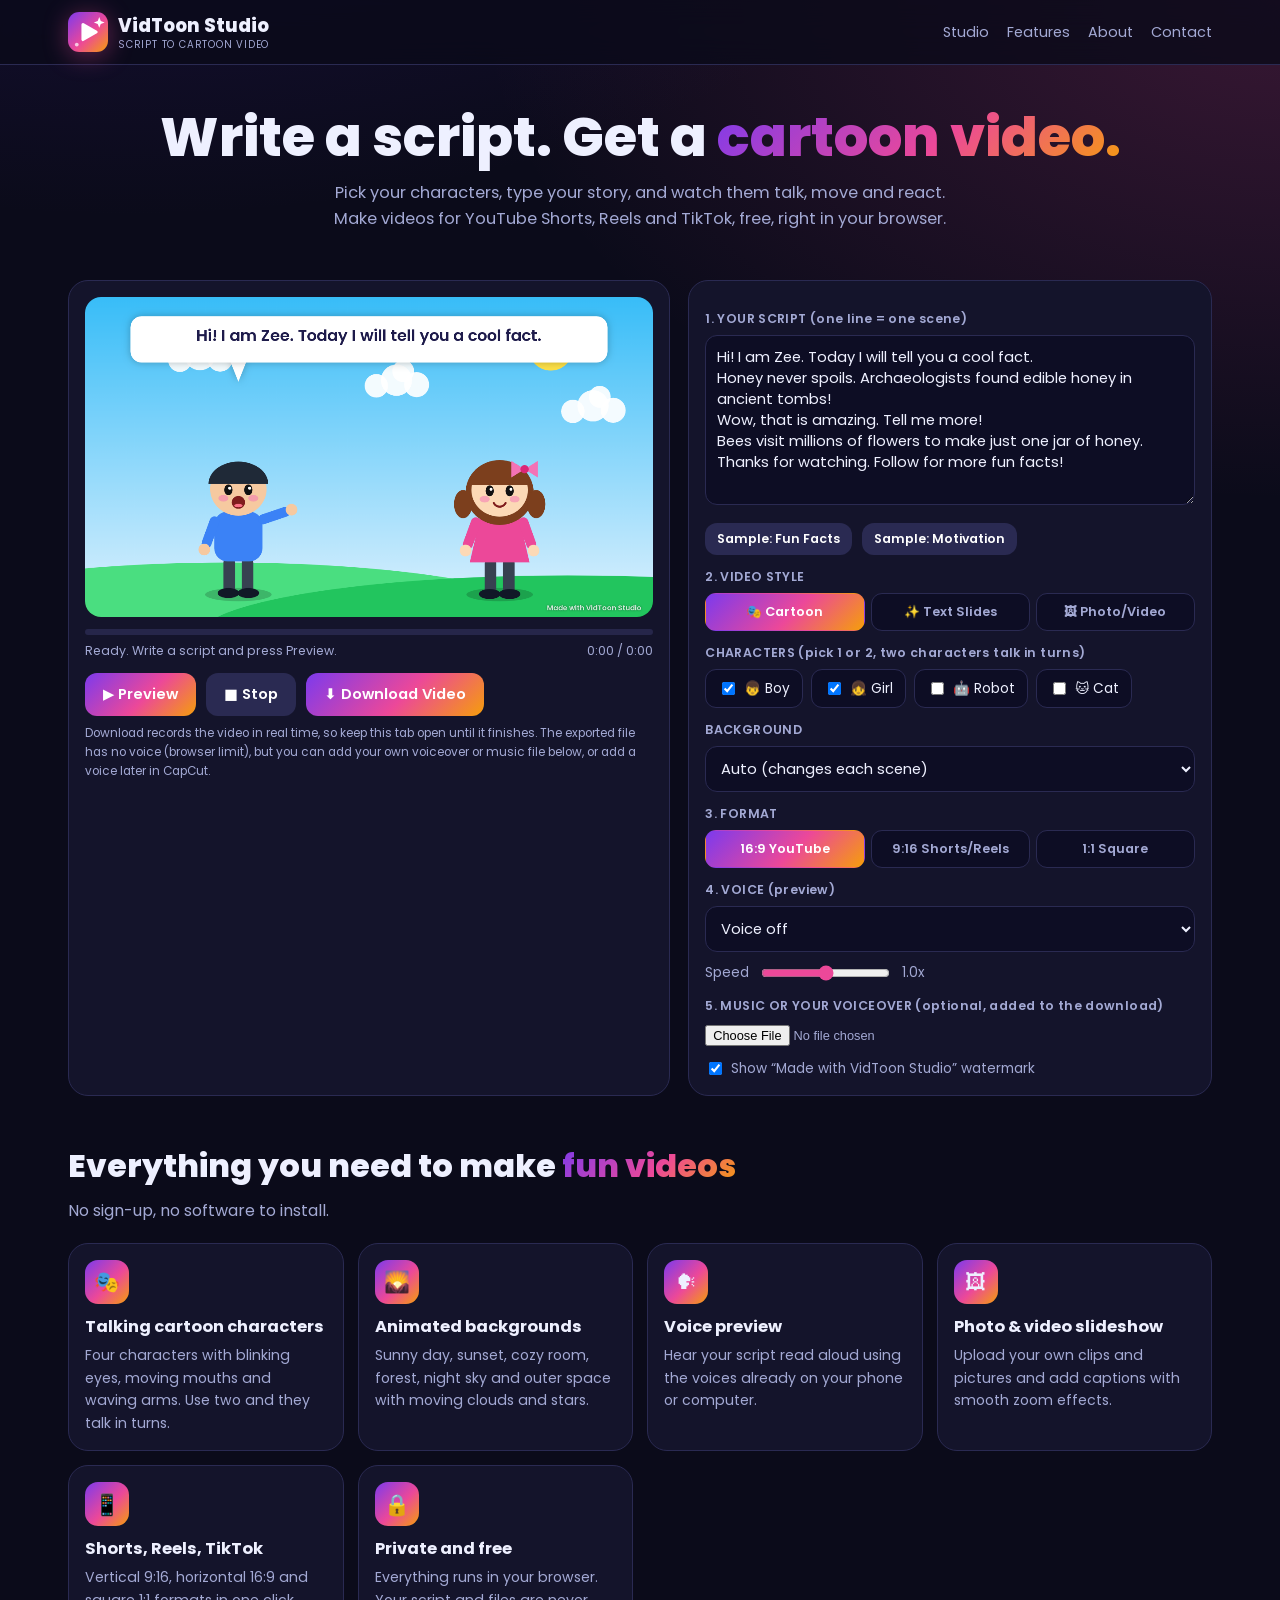
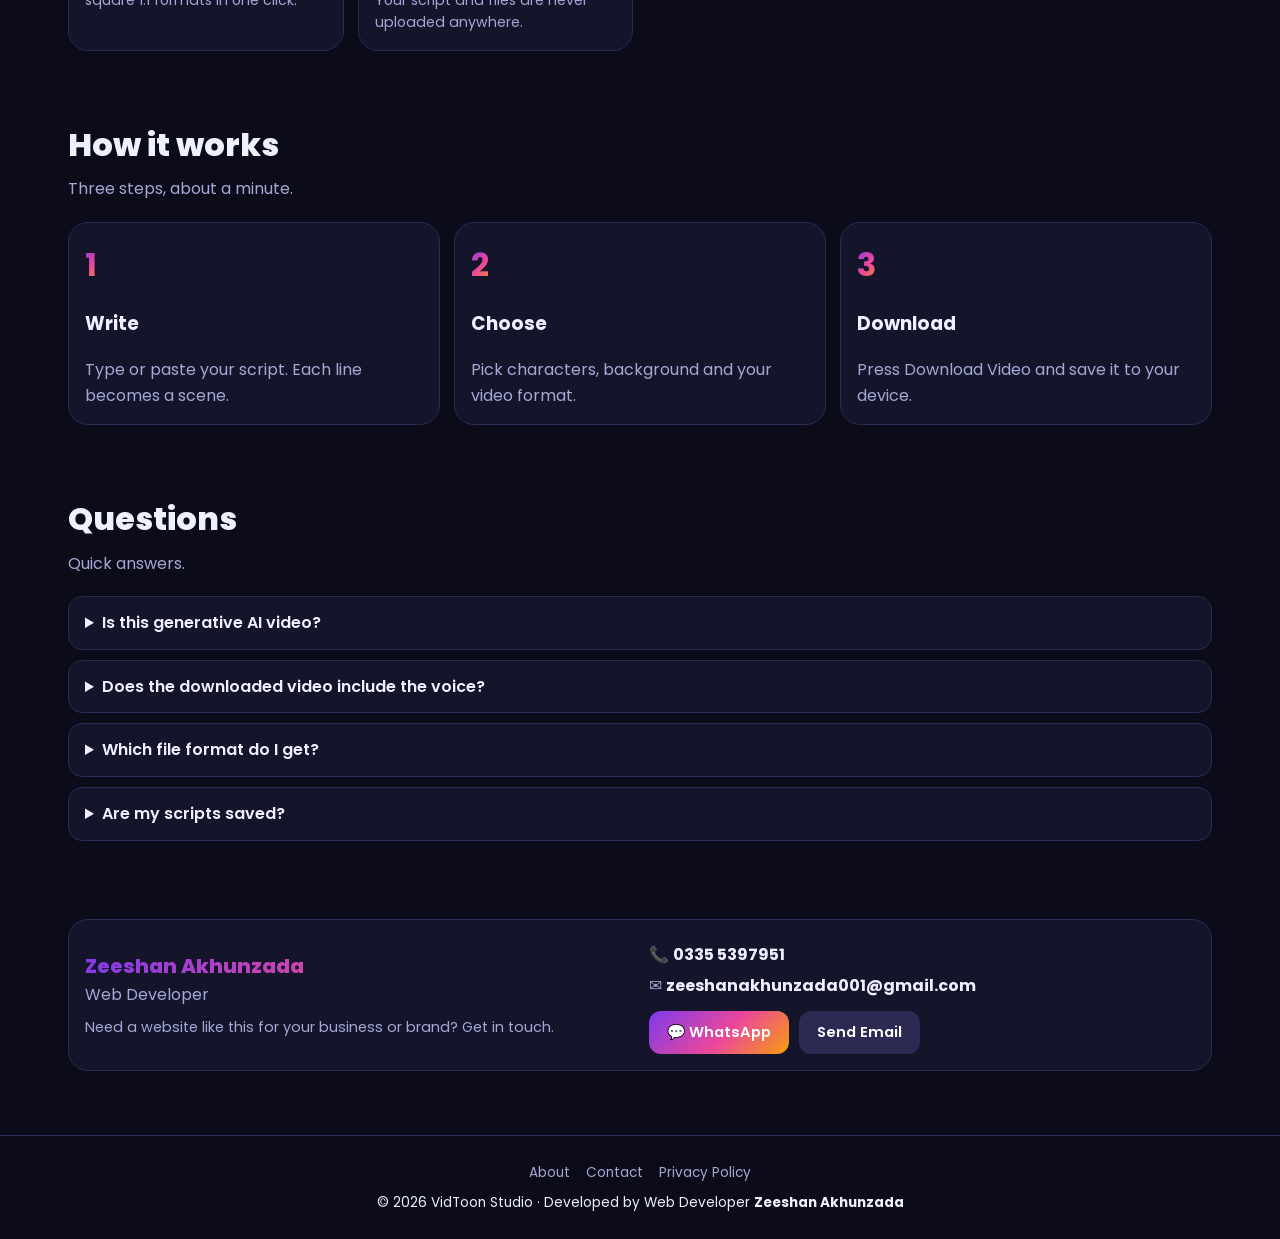
<file: index.html>
<!doctype html>
<html lang="en">
<head>
<meta charset="utf-8">
<meta name="viewport" content="width=device-width,initial-scale=1">
<title>VidToon Studio – Script to Cartoon Video Maker (Free)</title>
<meta name="description" content="Write a script and VidToon Studio turns it into an animated cartoon video with talking characters, backgrounds and captions. Free, runs in your browser.">
<meta name="author" content="Zeeshan Akhunzada">
<link rel="icon" href="data:image/svg+xml,%3Csvg xmlns='http://www.w3.org/2000/svg' viewBox='0 0 64 64'%3E%3Crect width='64' height='64' rx='18' fill='%23ec4899'/%3E%3Cpath d='M25 18l23 14-23 14z' fill='white'/%3E%3C/svg%3E">
<link rel="preconnect" href="https://fonts.googleapis.com">
<link href="https://fonts.googleapis.com/css2?family=Poppins:wght@400;600;700;800&display=swap" rel="stylesheet">
<!-- GOOGLE ADSENSE: paste your AdSense script here after approval -->
<style>
:root{--bg:#0b0b1a;--card:#14142b;--line:#2a2a52;--txt:#eef0ff;--mut:#a3a9d4;--g:linear-gradient(135deg,#7c3aed,#ec4899 55%,#f59e0b)}
*{box-sizing:border-box}
[hidden]{display:none!important}
html{scroll-behavior:smooth}
body{margin:0;font-family:Poppins,"Segoe UI",system-ui,sans-serif;background:radial-gradient(900px 500px at 10% -10%,#3b1d8f55,transparent),radial-gradient(800px 500px at 100% 0,#ec489933,transparent),var(--bg);color:var(--txt);line-height:1.6}
a{color:inherit}
.wrap{max-width:1180px;margin:auto;padding:0 18px}
header{position:sticky;top:0;z-index:20;backdrop-filter:blur(14px);background:#0b0b1acc;border-bottom:1px solid var(--line)}
.nav{display:flex;align-items:center;justify-content:space-between;height:64px}
.brand{display:flex;align-items:center;gap:10px;text-decoration:none;font-weight:800;font-size:1.15rem}
.brand svg{width:40px;height:40px;filter:drop-shadow(0 4px 12px #ec489966)}
.brand small{display:block;font-weight:400;font-size:.62rem;color:var(--mut);letter-spacing:.08em;margin-top:-4px}
nav a{margin-left:18px;text-decoration:none;color:var(--mut);font-size:.9rem}
nav a:hover{color:#fff}
.hero{text-align:center;padding:42px 0 22px}
.hero h1{font-size:clamp(1.9rem,5.5vw,3.4rem);line-height:1.12;margin:0 0 12px;font-weight:800}
.grad{background:var(--g);-webkit-background-clip:text;background-clip:text;color:transparent}
.hero p{color:var(--mut);max-width:620px;margin:0 auto;font-size:1.02rem}
.studio{display:grid;gap:18px;grid-template-columns:1fr;margin:26px 0 10px}
@media(min-width:960px){.studio{grid-template-columns:1.15fr 1fr}}
.card{background:var(--card);border:1px solid var(--line);border-radius:20px;padding:16px}
.stage{width:100%;margin:0 auto;aspect-ratio:16/9;border-radius:16px;overflow:hidden;background:#000}
.stage canvas{width:100%;height:100%;display:block}
.progress{height:6px;border-radius:9px;background:#26264a;margin:12px 0 6px;overflow:hidden}
.progress i{display:block;height:100%;width:0;background:var(--g)}
.meta{display:flex;justify-content:space-between;font-size:.78rem;color:var(--mut);gap:8px}
.btns{display:flex;flex-wrap:wrap;gap:10px;margin-top:12px}
.btn{border:0;cursor:pointer;font:600 .92rem Poppins,system-ui,sans-serif;color:#fff;padding:11px 18px;border-radius:12px;background:#2a2a52;text-decoration:none;display:inline-block}
.btn.p{background:var(--g)}
.btn:active{transform:scale(.97)}
label.l{display:block;font-size:.78rem;color:var(--mut);margin:12px 0 6px;font-weight:600;letter-spacing:.03em}
textarea,select{width:100%;background:#0d0d24;color:var(--txt);border:1px solid var(--line);border-radius:12px;padding:11px;font:.92rem Poppins,system-ui,sans-serif}
textarea{min-height:170px;resize:vertical}
.seg{display:flex;gap:6px;flex-wrap:wrap}
.seg button{flex:1;min-width:84px;background:#0d0d24;border:1px solid var(--line);color:var(--mut);padding:9px 8px;border-radius:11px;cursor:pointer;font:600 .8rem Poppins,system-ui,sans-serif}
.seg button.on{background:var(--g);color:#fff;border-color:transparent}
.chips{display:flex;flex-wrap:wrap;gap:8px}
.chips label{display:flex;align-items:center;gap:6px;background:#0d0d24;border:1px solid var(--line);border-radius:11px;padding:8px 12px;font-size:.85rem;cursor:pointer}
.row{display:flex;gap:10px;align-items:center;flex-wrap:wrap;margin-top:10px;font-size:.85rem;color:var(--mut)}
.row label{display:flex;gap:6px;align-items:center;cursor:pointer}
input[type=range]{accent-color:#ec4899}
input[type=file]{font-size:.8rem;color:var(--mut);width:100%}
.note{font-size:.74rem;color:var(--mut);margin:8px 0 0}
section{padding:34px 0}
h2{font-size:clamp(1.4rem,3.5vw,2rem);margin:0 0 6px;font-weight:800}
.sub{color:var(--mut);margin:0 0 20px}
.grid3{display:grid;gap:14px;grid-template-columns:repeat(auto-fit,minmax(250px,1fr))}
.feat .ic{width:44px;height:44px;border-radius:13px;background:var(--g);display:grid;place-items:center;font-size:1.3rem;margin-bottom:10px}
.feat h3{margin:0 0 4px;font-size:1.02rem}
.feat p{margin:0;color:var(--mut);font-size:.88rem}
.step b{font-size:2rem;background:var(--g);-webkit-background-clip:text;background-clip:text;color:transparent}
details{background:var(--card);border:1px solid var(--line);border-radius:14px;padding:13px 16px;margin-bottom:10px}
summary{cursor:pointer;font-weight:600}
details p{color:var(--mut);margin:8px 0 0;font-size:.9rem}
.contact{display:grid;gap:18px;grid-template-columns:repeat(auto-fit,minmax(260px,1fr));align-items:center}
.who{font-size:1.25rem;font-weight:800}
.ci{display:block;margin:6px 0;color:var(--mut);text-decoration:none}
.ci b{color:var(--txt)}
footer{border-top:1px solid var(--line);margin-top:30px;padding:26px 0;color:var(--mut);font-size:.85rem;text-align:center}
footer a{margin:0 8px;text-decoration:none}
footer .dev{color:var(--txt);margin-top:8px}
</style>
</head>
<body>

<svg width="0" height="0" style="position:absolute" aria-hidden="true">
  <defs>
    <linearGradient id="lg" x1="0" y1="0" x2="1" y2="1">
      <stop offset="0" stop-color="#7c3aed"/><stop offset=".55" stop-color="#ec4899"/><stop offset="1" stop-color="#f59e0b"/>
    </linearGradient>
  </defs>
  <symbol id="logo" viewBox="0 0 64 64">
    <rect width="64" height="64" rx="18" fill="url(#lg)"/>
    <path d="M24 20 L45 32 L24 44 Z" fill="#fff" stroke="#fff" stroke-width="5" stroke-linejoin="round"/>
    <path d="M50 8l2.4 6.2 6.2 2.4-6.2 2.4L50 25.2l-2.4-6.2-6.2-2.4 6.2-2.4z" fill="#fff"/>
    <circle cx="14" cy="52" r="3" fill="#fff" opacity=".7"/>
  </symbol>
</svg>

<header>
  <div class="wrap nav">
    <a class="brand" href="index.html" aria-label="VidToon Studio home">
      <svg><use href="#logo"/></svg>
      <span>VidToon Studio<small>SCRIPT TO CARTOON VIDEO</small></span>
    </a>
    <nav>
      <a href="#studio">Studio</a><a href="#features">Features</a><a href="about.html">About</a><a href="#contact">Contact</a>
    </nav>
  </div>
</header>

<main class="wrap">
  <div class="hero">
    <h1>Write a script. Get a <span class="grad">cartoon video.</span></h1>
    <p>Pick your characters, type your story, and watch them talk, move and react. Make videos for YouTube Shorts, Reels and TikTok, free, right in your browser.</p>
  </div>

  <div class="studio" id="studio">
    <div class="card">
      <div class="stage" id="stage"><canvas id="cv" width="1280" height="720"></canvas></div>
      <div class="progress"><i id="bar"></i></div>
      <div class="meta"><span id="status">Ready. Write a script and press Preview.</span><span id="time">0:00 / 0:00</span></div>
      <div class="btns">
        <button class="btn p" id="bPlay">▶ Preview</button>
        <button class="btn" id="bStop">■ Stop</button>
        <button class="btn p" id="bExp">⬇ Download Video</button>
      </div>
      <p class="note">Download records the video in real time, so keep this tab open until it finishes. The exported file has no voice (browser limit), but you can add your own voiceover or music file below, or add a voice later in CapCut.</p>
      <!-- AD SLOT: place an AdSense ad unit here -->
    </div>

    <div class="card">
      <label class="l">1. YOUR SCRIPT (one line = one scene)</label>
      <textarea id="script" spellcheck="false">Hi! I am Zee. Today I will tell you a cool fact.
Honey never spoils. Archaeologists found edible honey in ancient tombs!
Wow, that is amazing. Tell me more!
Bees visit millions of flowers to make just one jar of honey.
Thanks for watching. Follow for more fun facts!</textarea>
      <div class="row">
        <button class="btn" id="s1" style="padding:7px 12px;font-size:.78rem">Sample: Fun Facts</button>
        <button class="btn" id="s2" style="padding:7px 12px;font-size:.78rem">Sample: Motivation</button>
      </div>

      <label class="l">2. VIDEO STYLE</label>
      <div class="seg">
        <button class="on" data-mode="cartoon">🎭 Cartoon</button>
        <button data-mode="slides">✨ Text Slides</button>
        <button data-mode="media">🖼 Photo/Video</button>
      </div>

      <div id="cartoonOpts">
        <label class="l">CHARACTERS (pick 1 or 2, two characters talk in turns)</label>
        <div class="chips" id="chars">
          <label><input type="checkbox" value="boy" checked> 👦 Boy</label>
          <label><input type="checkbox" value="girl" checked> 👧 Girl</label>
          <label><input type="checkbox" value="robot"> 🤖 Robot</label>
          <label><input type="checkbox" value="cat"> 🐱 Cat</label>
        </div>
        <label class="l">BACKGROUND</label>
        <select id="bg">
          <option value="auto">Auto (changes each scene)</option>
          <option value="day">Sunny Day</option><option value="sunset">Sunset</option>
          <option value="room">Cozy Room</option><option value="forest">Forest</option>
          <option value="night">Night Sky</option><option value="space">Outer Space</option>
        </select>
      </div>

      <div id="mediaOpts" hidden>
        <label class="l">UPLOAD PHOTOS / VIDEO CLIPS (used in order, one per scene)</label>
        <input type="file" id="media" accept="image/*,video/*" multiple>
        <p class="note" id="mediaInfo">No files yet.</p>
        <div class="row"><label><input type="checkbox" id="caps" checked> Show captions</label></div>
      </div>

      <label class="l">3. FORMAT</label>
      <div class="seg">
        <button class="on" data-fmt="16:9">16:9 YouTube</button>
        <button data-fmt="9:16">9:16 Shorts/Reels</button>
        <button data-fmt="1:1">1:1 Square</button>
      </div>

      <label class="l">4. VOICE (preview)</label>
      <select id="voice"><option value="off">Voice off</option></select>
      <div class="row"><span>Speed</span><input type="range" id="speed" min="0.6" max="1.4" step="0.05" value="1"><span id="speedV">1.0x</span></div>

      <label class="l">5. MUSIC OR YOUR VOICEOVER (optional, added to the download)</label>
      <input type="file" id="music" accept="audio/*">
      <div class="row"><label><input type="checkbox" id="wm" checked> Show “Made with VidToon Studio” watermark</label></div>
    </div>
  </div>
</main>

<section id="features"><div class="wrap">
  <h2>Everything you need to make <span class="grad">fun videos</span></h2>
  <p class="sub">No sign-up, no software to install.</p>
  <div class="grid3">
    <div class="card feat"><div class="ic">🎭</div><h3>Talking cartoon characters</h3><p>Four characters with blinking eyes, moving mouths and waving arms. Use two and they talk in turns.</p></div>
    <div class="card feat"><div class="ic">🌄</div><h3>Animated backgrounds</h3><p>Sunny day, sunset, cozy room, forest, night sky and outer space with moving clouds and stars.</p></div>
    <div class="card feat"><div class="ic">🗣</div><h3>Voice preview</h3><p>Hear your script read aloud using the voices already on your phone or computer.</p></div>
    <div class="card feat"><div class="ic">🖼</div><h3>Photo &amp; video slideshow</h3><p>Upload your own clips and pictures and add captions with smooth zoom effects.</p></div>
    <div class="card feat"><div class="ic">📱</div><h3>Shorts, Reels, TikTok</h3><p>Vertical 9:16, horizontal 16:9 and square 1:1 formats in one click.</p></div>
    <div class="card feat"><div class="ic">🔒</div><h3>Private and free</h3><p>Everything runs in your browser. Your script and files are never uploaded anywhere.</p></div>
  </div>
</div></section>

<section><div class="wrap">
  <h2>How it works</h2><p class="sub">Three steps, about a minute.</p>
  <div class="grid3">
    <div class="card step"><b>1</b><h3>Write</h3><p class="sub" style="margin:0">Type or paste your script. Each line becomes a scene.</p></div>
    <div class="card step"><b>2</b><h3>Choose</h3><p class="sub" style="margin:0">Pick characters, background and your video format.</p></div>
    <div class="card step"><b>3</b><h3>Download</h3><p class="sub" style="margin:0">Press Download Video and save it to your device.</p></div>
  </div>
</div></section>

<section><div class="wrap">
  <h2>Questions</h2><p class="sub">Quick answers.</p>
  <details><summary>Is this generative AI video?</summary><p>No. VidToon Studio animates ready-made cartoon characters from your script. It is not a generative model like Veo or Runway, so it is fast and completely free.</p></details>
  <details><summary>Does the downloaded video include the voice?</summary><p>Browsers cannot record their built-in text-to-speech, so the download has no synthetic voice. You can upload your own voiceover or music in step 5, or add a voice afterwards in a free editor like CapCut.</p></details>
  <details><summary>Which file format do I get?</summary><p>WebM on Chrome and Android, MP4 on browsers that support it. Both work on YouTube, and CapCut can convert them.</p></details>
  <details><summary>Are my scripts saved?</summary><p>No. Everything happens inside your browser and nothing is sent to a server.</p></details>
</div></section>

<section id="contact"><div class="wrap">
  <div class="card contact">
    <div>
      <div class="who grad">Zeeshan Akhunzada</div>
      <div style="color:var(--mut);margin-bottom:8px">Web Developer</div>
      <p style="color:var(--mut);margin:0;font-size:.9rem">Need a website like this for your business or brand? Get in touch.</p>
    </div>
    <div>
      <a class="ci" href="tel:+923355397951">📞 <b>0335 5397951</b></a>
      <a class="ci" href="mailto:zeeshanakhunzada001@gmail.com">✉️ <b>zeeshanakhunzada001@gmail.com</b></a>
      <div class="btns">
        <a class="btn p" href="https://wa.me/923355397951?text=Hello%20Zeeshan%2C%20I%20saw%20VidToon%20Studio" target="_blank" rel="noopener">💬 WhatsApp</a>
        <a class="btn" href="mailto:zeeshanakhunzada001@gmail.com">Send Email</a>
      </div>
    </div>
  </div>
</div></section>

<footer>
  <div class="wrap">
    <div><a href="about.html">About</a><a href="contact.html">Contact</a><a href="privacy.html">Privacy Policy</a></div>
    <div class="dev">© 2026 VidToon Studio · Developed by Web Developer <b>Zeeshan Akhunzada</b></div>
  </div>
</footer>

<script>
const $=s=>document.querySelector(s),$$=s=>[...document.querySelectorAll(s)];
const canvas=$('#cv'),ctx=canvas.getContext('2d');
const synth=window.speechSynthesis||{getVoices:()=>[],cancel(){},speak(){}};
let W=1280,H=720,mode='cartoon';
let scenes=[],total=0,playing=false,recording=false,cancelled=false,t0=0,raf=0,curScene=-1;
let mr=null,chunks=[],trackAudio=null,recAC=null,media=[],audioURL=null,voices=[];
const FONT='"Poppins","Segoe UI",system-ui,sans-serif';
const BGS=['day','sunset','room','forest','night','space'];
const PAL=[['#7c3aed','#ec4899'],['#0ea5e9','#6366f1'],['#f97316','#ef4444'],['#10b981','#0ea5e9'],['#f59e0b','#ec4899'],['#8b5cf6','#06b6d4']];
const stars=Array.from({length:80},()=>({x:Math.random(),y:Math.random()*.85,r:Math.random()*2+.6,p:Math.random()*6}));

/* ---------- drawing helpers ---------- */
function pathRR(x,y,w,h,r){ctx.beginPath();ctx.moveTo(x+r,y);ctx.arcTo(x+w,y,x+w,y+h,r);ctx.arcTo(x+w,y+h,x,y+h,r);ctx.arcTo(x,y+h,x,y,r);ctx.arcTo(x,y,x+w,y,r);ctx.closePath();}
function rr(x,y,w,h,r,f){pathRR(x,y,w,h,r);ctx.fillStyle=f;ctx.fill();}
function ov(x,y,rx,ry,f){ctx.beginPath();ctx.ellipse(x,y,rx,ry,0,0,Math.PI*2);ctx.fillStyle=f;ctx.fill();}
function poly(p,f){ctx.beginPath();p.forEach((q,i)=>i?ctx.lineTo(q[0],q[1]):ctx.moveTo(q[0],q[1]));ctx.closePath();ctx.fillStyle=f;ctx.fill();}
function wrap(text,maxW){const words=text.split(/\s+/),lines=[];let line='';words.forEach(w=>{const test=line?line+' '+w:w;if(ctx.measureText(test).width>maxW&&line){lines.push(line);line=w}else line=test});if(line)lines.push(line);return lines}
function easeOutBack(x){const c1=1.70158,c3=c1+1;return 1+c3*Math.pow(x-1,3)+c1*Math.pow(x-1,2)}
function mmss(s){s=Math.max(0,Math.floor(s));return Math.floor(s/60)+':'+String(s%60).padStart(2,'0')}

/* ---------- backgrounds ---------- */
function grad(c1,c2){const g=ctx.createLinearGradient(0,0,0,H);g.addColorStop(0,c1);g.addColorStop(1,c2);ctx.fillStyle=g;ctx.fillRect(0,0,W,H)}
function cloud(x,y,s){ctx.fillStyle='rgba(255,255,255,.92)';[[0,0,1],[.9,.2,.8],[-.9,.25,.75],[.3,-.4,.7]].forEach(c=>{ctx.beginPath();ctx.arc(x+c[0]*s,y+c[1]*s,c[2]*s*.7,0,7);ctx.fill()})}
function hills(c1,c2){ov(W*.25,H*1.03,W*.6,H*.2,c1);ov(W*.85,H*1.06,W*.65,H*.19,c2)}
function drawBG(type,t){
  const m=Math.min(W,H);
  if(type==='day'){
    grad('#38bdf8','#e0f2fe');ov(W*.82,H*.16,m*.07,m*.07,'#fde047');
    for(let k=0;k<4;k++)cloud(((t*18*(k+1)*.6+k*W/3)%(W+400))-200,H*(.1+.08*k),m*.07);
    hills('#4ade80','#22c55e');
  }else if(type==='sunset'){
    grad('#6d28d9','#fb923c');ov(W*.5,H*.66,m*.17,m*.17,'#fde68a');
    for(let k=0;k<3;k++)cloud(((t*10*(k+1)+k*W/2)%(W+400))-200,H*(.12+.1*k),m*.06);
    hills('#7e22ce','#581c87');
  }else if(type==='room'){
    ctx.fillStyle='#fde7c7';ctx.fillRect(0,0,W,H);
    ctx.fillStyle='#a16207';ctx.fillRect(0,H*.8,W,H*.2);ctx.fillStyle='#78350f';ctx.fillRect(0,H*.79,W,H*.012);
    rr(W*.08,H*.1,m*.3,m*.28,12,'#fff');rr(W*.08+8,H*.1+8,m*.3-16,m*.28-16,8,'#7dd3fc');
    ctx.fillStyle='#fff';ctx.fillRect(W*.08+m*.15-4,H*.1+8,8,m*.28-16);ctx.fillRect(W*.08+8,H*.1+m*.14-4,m*.3-16,8);
    cloud(W*.08+m*.1+Math.sin(t*.4)*14,H*.1+m*.09,m*.04);
    rr(W*.64,H*.12,m*.22,m*.16,8,'#92400e');rr(W*.64+8,H*.12+8,m*.22-16,m*.16-16,4,'#fbcfe8');
    ov(W*.64+m*.11,H*.12+m*.09,m*.04,m*.04,'#f472b6');
    rr(W*.9,H*.66,m*.06,m*.08,6,'#b45309');ov(W*.93,H*.62,m*.05,m*.05,'#22c55e');ov(W*.91,H*.58,m*.035,m*.035,'#16a34a');
  }else if(type==='forest'){
    grad('#a7f3d0','#ecfccb');
    for(let k=0;k<7;k++){const x=(k+.5)*W/7,sw=Math.sin(t+k)*4;rr(x-8,H*.62,16,H*.26,4,'#78350f');poly([[x-m*.11+sw,H*.72],[x+m*.11+sw,H*.72],[x+sw*1.5,H*.4]],'#16a34a');poly([[x-m*.08+sw,H*.6],[x+m*.08+sw,H*.6],[x+sw*1.8,H*.3]],'#22c55e')}
    ctx.fillStyle='#15803d';ctx.fillRect(0,H*.86,W,H*.14);
  }else if(type==='night'){
    grad('#0f172a','#312e81');
    stars.forEach(s=>{ctx.globalAlpha=.45+.55*Math.abs(Math.sin(t*2+s.p));ctx.fillStyle='#fff';ctx.beginPath();ctx.arc(s.x*W,s.y*H,s.r,0,7);ctx.fill()});ctx.globalAlpha=1;
    ov(W*.8,H*.18,m*.07,m*.07,'#fef9c3');ov(W*.8+m*.03,H*.18-m*.01,m*.06,m*.06,'#1e1b4b');
    hills('#14532d','#052e16');
  }else{
    grad('#020617','#312e81');
    stars.forEach(s=>{const x=((s.x*W-t*12*s.r)%W+W)%W;ctx.globalAlpha=.5+.5*Math.abs(Math.sin(t+s.p));ctx.fillStyle='#fff';ctx.beginPath();ctx.arc(x,s.y*H,s.r,0,7);ctx.fill()});ctx.globalAlpha=1;
    ov(W*.8,H*.25,m*.12,m*.12,'#f472b6');
    ctx.strokeStyle='rgba(253,230,138,.8)';ctx.lineWidth=m*.012;ctx.beginPath();ctx.ellipse(W*.8,H*.25,m*.2,m*.045,-.35,0,Math.PI*2);ctx.stroke();
    ov(W*.5,H*1.12,W*.8,H*.22,'#64748b');ov(W*.2,H*.93,m*.05,m*.02,'#475569');
  }
}

/* ---------- characters ---------- */
function face(cx,cy,o){
  if(o.blink){ctx.strokeStyle='#111';ctx.lineWidth=2.5;ctx.beginPath();ctx.moveTo(cx-o.gap-6,cy);ctx.lineTo(cx-o.gap+6,cy);ctx.moveTo(cx+o.gap-6,cy);ctx.lineTo(cx+o.gap+6,cy);ctx.stroke()}
  else{ov(cx-o.gap,cy,5,6.5,'#111');ov(cx+o.gap,cy,5,6.5,'#111');ov(cx-o.gap+1.6,cy-2,1.8,1.8,'#fff');ov(cx+o.gap+1.6,cy-2,1.8,1.8,'#fff')}
  if(o.cheek){ov(cx-o.gap-6,cy+10,6,4,'rgba(244,114,182,.5)');ov(cx+o.gap+6,cy+10,6,4,'rgba(244,114,182,.5)')}
  const my=cy+o.mouthY;
  if(o.talk){ov(cx,my,8,2+o.mo*8,'#7f1d1d');ov(cx,my+1+o.mo*4,5,o.mo*3,'#fb7185')}
  else{ctx.strokeStyle='#7f1d1d';ctx.lineWidth=2.5;ctx.lineCap='round';ctx.beginPath();ctx.arc(cx,my-4,8,.15*Math.PI,.85*Math.PI);ctx.stroke()}
}
function drawChar(type,x,y,sz,talk,t){
  ctx.save();ctx.translate(x,y);const u=sz/100;ctx.scale(u,u);
  ov(0,0,40,8,'rgba(0,0,0,.18)');
  ctx.translate(0,Math.sin(t*(talk?8:2.4))*(talk?3.5:1.6));
  const blink=(t%3.4)<.13,mo=talk?.25+.75*Math.abs(Math.sin(t*13)):0;
  const arm=(sx,rot,len,col,hand)=>{ctx.save();ctx.translate(sx,-88);ctx.rotate(rot);rr(-6,-4,12,len,6,col);ov(0,len-2,7,7,hand);ctx.restore()};
  const wave=talk?-2.3+Math.sin(t*9)*.5:-.35+Math.sin(t*2)*.05;
  if(type==='boy'||type==='girl'){
    const skin=type==='boy'?'#f6c9a0':'#fcd9b6',cl=type==='boy'?'#3b82f6':'#ec4899';
    rr(-18,-42,14,42,5,'#374151');rr(4,-42,14,42,5,'#374151');ov(-12,0,13,6,'#111827');ov(12,0,13,6,'#111827');
    if(type==='boy')rr(-29,-98,58,60,16,cl);else poly([[-22,-98],[22,-98],[36,-38],[-36,-38]],cl);
    arm(-28,.35,40,cl,skin);arm(28,wave,40,cl,skin);
    if(type==='girl'){ov(0,-122,41,39,'#7c3f1d');ov(-44,-108,11,17,'#7c3f1d');ov(44,-108,11,17,'#7c3f1d')}
    ov(0,-125,34,32,skin);
    ctx.beginPath();ctx.ellipse(0,-131,36,27,0,Math.PI,Math.PI*2);ctx.fillStyle=type==='boy'?'#1f2937':'#7c3f1d';ctx.fill();
    if(type==='girl'){poly([[30,-150],[46,-160],[46,-140]],'#f472b6');poly([[30,-150],[14,-160],[14,-140]],'#f472b6');ov(30,-150,5,5,'#db2777')}
    face(0,-124,{gap:12,talk,blink,mo,cheek:1,mouthY:15});
  }else if(type==='robot'){
    rr(-20,-46,14,46,4,'#64748b');rr(6,-46,14,46,4,'#64748b');ov(-13,0,14,6,'#334155');ov(13,0,14,6,'#334155');
    rr(-30,-108,60,64,10,'#94a3b8');rr(-14,-96,28,18,5,'#0f172a');ov(-6,-87,4,4,'#22d3ee');ov(6,-87,4,4,'#f472b6');
    arm(-32,.3,40,'#64748b','#cbd5e1');arm(32,wave,40,'#64748b','#cbd5e1');
    ctx.strokeStyle='#64748b';ctx.lineWidth=4;ctx.beginPath();ctx.moveTo(0,-152);ctx.lineTo(0,-166);ctx.stroke();ov(0,-168,6,6,(t%1<.5)?'#ef4444':'#fca5a5');
    rr(-36,-156,72,52,14,'#cbd5e1');rr(-28,-148,56,36,10,'#0f172a');
    if(blink){ctx.fillStyle='#22d3ee';ctx.fillRect(-18,-137,12,3);ctx.fillRect(6,-137,12,3)}else{ov(-12,-136,6,7,'#22d3ee');ov(12,-136,6,7,'#22d3ee')}
    rr(-12,-124,24,3+mo*9,2,'#22d3ee');
  }else{
    ctx.strokeStyle='#f59e0b';ctx.lineWidth=12;ctx.lineCap='round';ctx.beginPath();ctx.moveTo(30,-30);ctx.bezierCurveTo(70,-30,70+Math.sin(t*3)*15,-90,50,-100+Math.sin(t*3)*8);ctx.stroke();
    ov(0,-52,34,46,'#fbbf24');ov(0,-46,20,32,'#fef3c7');ov(-14,-2,13,7,'#f59e0b');ov(14,-2,13,7,'#f59e0b');
    arm(-30,.3,34,'#fbbf24','#fbbf24');arm(30,wave,34,'#fbbf24','#fbbf24');
    poly([[-36,-136],[-32,-172],[-10,-150]],'#f59e0b');poly([[36,-136],[32,-172],[10,-150]],'#f59e0b');
    poly([[-31,-142],[-30,-162],[-17,-149]],'#fda4af');poly([[31,-142],[30,-162],[17,-149]],'#fda4af');
    ov(0,-122,40,34,'#fbbf24');
    ctx.strokeStyle='#d97706';ctx.lineWidth=3;ctx.beginPath();ctx.moveTo(-6,-153);ctx.lineTo(-4,-143);ctx.moveTo(0,-155);ctx.lineTo(0,-144);ctx.moveTo(6,-153);ctx.lineTo(4,-143);ctx.stroke();
    face(0,-126,{gap:15,talk,blink,mo,cheek:0,mouthY:18});
    poly([[-4,-120],[4,-120],[0,-115]],'#f472b6');
    ctx.strokeStyle='#92400e';ctx.lineWidth=1.5;ctx.beginPath();[[-20,-114,-44,-118],[-20,-110,-44,-108],[20,-114,44,-118],[20,-110,44,-108]].forEach(w=>{ctx.moveTo(w[0],w[1]);ctx.lineTo(w[2],w[3])});ctx.stroke();
  }
  ctx.restore();
}

/* ---------- scene renderers ---------- */
function bubble(text,lt,dur,tx){
  const fs=Math.max(26,Math.min(W,H)*.05);ctx.font=`600 ${fs}px ${FONT}`;
  const bw=W*.84,pad=fs*.8,lines=wrap(text,bw-pad*2),lh=fs*1.3,bh=lines.length*lh+pad*2;
  const bx=(W-bw)/2,by=H*(H>W?.1:.06);
  const shown=Math.ceil(text.length*Math.min(1,lt/(dur*.7)));
  const tcx=Math.max(bx+40,Math.min(bx+bw-40,tx));
  ctx.shadowColor='rgba(0,0,0,.25)';ctx.shadowBlur=18;
  poly([[tcx-18,by+bh-2],[tcx+18,by+bh-2],[tcx,by+bh+fs*1.2]],'#fff');
  rr(bx,by,bw,bh,fs*.7,'#fff');
  ctx.shadowBlur=0;
  ctx.fillStyle='#1e1b4b';ctx.textAlign='left';ctx.textBaseline='top';
  let left=shown;
  lines.forEach((ln,i)=>{const x0=W/2-ctx.measureText(ln).width/2;ctx.fillText(ln.slice(0,Math.max(0,left)),x0,by+pad+i*lh);left-=ln.length+1});
}
function selChars(){const c=$$('#chars input:checked').map(i=>i.value);return c.length?c:['boy']}
function renderCartoon(s,lt,t){
  drawBG(s.bg,t);
  const chars=selChars(),n=chars.length,m=Math.min(W,H);
  const sz=m*(n===1?.30:.26),fy=H*(H>W?.9:.93),xs=n===1?[W*.5]:[W*.27,W*.73];
  chars.forEach((c,k)=>drawChar(c,xs[k],fy,sz,k===s.speaker&&lt<s.dur-.25,t));
  bubble(s.text,lt,s.dur,xs[Math.min(s.speaker,n-1)]);
}
function renderSlides(s,lt,t){
  const p=PAL[s.idx%PAL.length],g=ctx.createLinearGradient(0,0,W,H);g.addColorStop(0,p[0]);g.addColorStop(1,p[1]);ctx.fillStyle=g;ctx.fillRect(0,0,W,H);
  for(let k=0;k<7;k++){ctx.fillStyle='rgba(255,255,255,.08)';ctx.beginPath();ctx.arc((((k*.17+.1)*W+Math.sin(t*.5+k)*40)%W+W)%W,((k*.31)%1)*H+Math.cos(t*.6+k*2)*40,Math.min(W,H)*(.05+.03*(k%3)),0,7);ctx.fill()}
  let fs=Math.min(W,H)*.085,lines;
  for(;;){ctx.font=`800 ${fs}px ${FONT}`;lines=wrap(s.text,W*.82);if(lines.length*fs*1.25<H*.7||fs<22)break;fs-=3}
  const e=easeOutBack(Math.min(1,lt/.55));
  ctx.save();ctx.translate(W/2,H/2);ctx.scale(e,e);ctx.fillStyle='#fff';ctx.textAlign='center';ctx.textBaseline='middle';ctx.shadowColor='rgba(0,0,0,.3)';ctx.shadowBlur=14;
  lines.forEach((ln,i)=>ctx.fillText(ln,0,(i-(lines.length-1)/2)*fs*1.25));
  ctx.restore();ctx.shadowBlur=0;
}
function caption(text){
  const fs=Math.max(24,Math.min(W,H)*.05);ctx.font=`700 ${fs}px ${FONT}`;
  const lines=wrap(text,W*.84),lh=fs*1.3,bh=lines.length*lh+fs*.8,by=H-bh-H*.06;
  ctx.fillStyle='rgba(0,0,0,.55)';pathRR(W*.06,by,W*.88,bh,14);ctx.fill();
  ctx.fillStyle='#fff';ctx.textAlign='center';ctx.textBaseline='top';
  lines.forEach((l,i)=>ctx.fillText(l,W/2,by+fs*.4+i*lh));
}
function renderMedia(s,lt,t){
  ctx.fillStyle='#000';ctx.fillRect(0,0,W,H);
  if(!media.length){renderSlides(s,lt,t);return}
  const m=media[s.idx%media.length],e=m.el,z=1+.1*(lt/s.dur);
  const w0=m.type==='img'?e.naturalWidth:e.videoWidth,h0=m.type==='img'?e.naturalHeight:e.videoHeight;
  if(w0&&h0){const r=Math.max(W/w0,H/h0)*z;ctx.drawImage(e,(W-w0*r)/2,(H-h0*r)/2,w0*r,h0*r)}
  if($('#caps').checked)caption(s.text);
}
function watermark(){
  if(!$('#wm').checked)return;
  ctx.font=`600 ${Math.max(14,Math.min(W,H)*.022)}px ${FONT}`;ctx.textAlign='right';ctx.textBaseline='bottom';
  ctx.fillStyle='rgba(255,255,255,.8)';ctx.shadowColor='rgba(0,0,0,.55)';ctx.shadowBlur=4;
  ctx.fillText('Made with VidToon Studio',W*.98,H*.985);ctx.shadowBlur=0;
}
function render(s,lt,t){
  ctx.save();ctx.textAlign='left';ctx.textBaseline='alphabetic';ctx.lineCap='butt';
  if(mode==='cartoon')renderCartoon(s,lt,t);else if(mode==='slides')renderSlides(s,lt,t);else renderMedia(s,lt,t);
  watermark();ctx.restore();
}

/* ---------- script -> scenes ---------- */
function parseScript(){
  const raw=$('#script').value.trim();if(!raw)return[];
  const out=[];
  raw.split(/\n+/).map(s=>s.trim()).filter(Boolean).forEach(l=>{
    if(l.length>120){
      const parts=l.match(/[^.!?۔]+[.!?۔]*/g)||[l];let buf='';
      parts.forEach(p=>{if((buf+p).length>120&&buf){out.push(buf.trim());buf=p}else buf+=p});
      if(buf.trim())out.push(buf.trim());
    }else out.push(l);
  });
  const n=selChars().length,bgSel=$('#bg').value,rate=+$('#speed').value;
  let t=0;
  return out.slice(0,40).map((text,i)=>{
    const words=text.split(/\s+/).length,dur=Math.max(2.8,(words*.45+.8)/rate);
    const s={text,start:t,dur,idx:i,speaker:i%n,bg:bgSel==='auto'?BGS[i%BGS.length]:bgSel};
    t+=dur;return s;
  });
}
function renderIdle(){
  if(playing)return;
  const sc=parseScript();
  if(!sc.length){ctx.fillStyle='#111';ctx.fillRect(0,0,W,H);return}
  render(sc[0],sc[0].dur*.85,1.5);
}

/* ---------- voice ---------- */
function loadVoices(){
  voices=synth.getVoices();const sel=$('#voice'),cur=sel.value;
  sel.innerHTML='<option value="off">Voice off</option>'+voices.map((v,i)=>`<option value="${i}">${v.name} (${v.lang})</option>`).join('');
  if(cur&&cur!=='off')sel.value=cur;
  else if(voices.length){const i=voices.findIndex(v=>/^en/i.test(v.lang));sel.value=String(i>=0?i:0)}
}
if(synth.onvoiceschanged!==undefined)synth.onvoiceschanged=loadVoices;
loadVoices();
function speak(text,speaker){
  if(recording||$('#voice').value==='off')return;
  synth.cancel();
  const u=new SpeechSynthesisUtterance(text),v=voices[+$('#voice').value];
  if(v){u.voice=v;u.lang=v.lang}
  u.rate=+$('#speed').value;u.pitch=speaker%2?1.35:1;
  synth.speak(u);
}

/* ---------- audio track ---------- */
function startAudio(forRecord,stream){
  if(!audioURL)return;
  const a=new Audio(audioURL);a.loop=true;trackAudio=a;
  if(forRecord){
    recAC=new (window.AudioContext||window.webkitAudioContext)();recAC.resume();
    const src=recAC.createMediaElementSource(a),d=recAC.createMediaStreamDestination();
    src.connect(d);d.stream.getAudioTracks().forEach(tr=>stream.addTrack(tr));
  }else a.volume=.4;
  a.play().catch(()=>{});
}
function stopAudio(){
  if(trackAudio){trackAudio.pause();trackAudio=null}
  if(recAC){recAC.close().catch(()=>{});recAC=null}
}

/* ---------- playback ---------- */
function status(m){$('#status').textContent=m}
function prepare(){
  scenes=parseScript();
  if(!scenes.length){status('Please write a script first.');return false}
  if(mode==='media'&&!media.length){status('Upload photos or videos first, or switch the style.');return false}
  const l=scenes[scenes.length-1];total=l.start+l.dur;return true;
}
function onSceneStart(s){
  speak(s.text,s.speaker);
  if(mode==='media'&&media.length){const m=media[s.idx%media.length];if(m.type==='vid'){m.el.currentTime=0;m.el.play().catch(()=>{})}}
}
function drawAt(t){
  let i=scenes.findIndex(s=>t>=s.start&&t<s.start+s.dur);if(i<0)i=scenes.length-1;
  const s=scenes[i];
  if(playing&&i!==curScene){curScene=i;onSceneStart(s)}
  render(s,Math.min(t-s.start,s.dur),t);
}
function frame(now){
  if(!playing)return;
  const t=(now-t0)/1000;
  if(t>=total){finish();return}
  drawAt(t);
  $('#bar').style.width=(t/total*100)+'%';$('#time').textContent=mmss(t)+' / '+mmss(total);
  raf=requestAnimationFrame(frame);
}
function startPlay(){playing=true;curScene=-1;t0=performance.now();raf=requestAnimationFrame(frame)}
function stopMediaEls(){media.forEach(m=>{if(m.type==='vid')m.el.pause()})}
function stop(){
  const wasPlaying=playing;
  playing=false;cancelAnimationFrame(raf);synth.cancel();stopAudio();stopMediaEls();
  if(recording){cancelled=true;recording=false;try{mr.stop()}catch(e){}status('Export cancelled.')}
  else if(wasPlaying)status('Stopped.');
}
function finish(){
  playing=false;cancelAnimationFrame(raf);drawAt(total-.01);
  synth.cancel();stopMediaEls();
  $('#bar').style.width='100%';$('#time').textContent=mmss(total)+' / '+mmss(total);
  if(recording){recording=false;status('Finishing video…');stopAudio();setTimeout(()=>{try{mr.stop()}catch(e){}},400)}
  else{stopAudio();status('Preview finished.')}
}
function preview(){
  stop();if(!prepare()){return}
  status('Playing preview…');startAudio(false);startPlay();
}
function exportVideo(){
  stop();if(!prepare())return;
  if(!window.MediaRecorder||!canvas.captureStream){status('Your browser cannot export video. Please use Chrome.');return}
  const stream=canvas.captureStream(30);
  startAudio(true,stream);
  const types=['video/webm;codecs=vp9,opus','video/webm;codecs=vp8,opus','video/webm','video/mp4'];
  const mime=types.find(t=>MediaRecorder.isTypeSupported(t))||'';
  try{mr=new MediaRecorder(stream,mime?{mimeType:mime,videoBitsPerSecond:5000000}:{})}catch(e){status('Could not start recording.');stopAudio();return}
  chunks=[];cancelled=false;
  mr.ondataavailable=e=>{if(e.data&&e.data.size)chunks.push(e.data)};
  mr.onstop=()=>{
    if(cancelled)return;
    const type=mr.mimeType||mime||'video/webm',blob=new Blob(chunks,{type}),a=document.createElement('a');
    a.href=URL.createObjectURL(blob);a.download='vidtoon-video.'+(type.includes('mp4')?'mp4':'webm');
    document.body.appendChild(a);a.click();a.remove();
    status('Done! Your video was downloaded.');
  };
  mr.start(500);recording=true;
  status('Recording… keep this tab open (about '+mmss(total)+')');
  startPlay();
}

/* ---------- UI wiring ---------- */
function setFormat(f){
  const m={'16:9':[1280,720],'9:16':[720,1280],'1:1':[900,900]};
  [W,H]=m[f];canvas.width=W;canvas.height=H;
  const st=$('#stage');st.style.aspectRatio=W+' / '+H;st.style.maxWidth=f==='9:16'?'340px':f==='1:1'?'520px':'100%';
  renderIdle();
}
let tmr;const later=()=>{clearTimeout(tmr);tmr=setTimeout(renderIdle,200)};
$('#script').addEventListener('input',later);
$('#bg').addEventListener('change',renderIdle);
$$('#chars input').forEach(i=>i.addEventListener('change',()=>{if($$('#chars input:checked').length>2)i.checked=false;renderIdle()}));
$$('[data-mode]').forEach(b=>b.onclick=()=>{
  stop();mode=b.dataset.mode;$$('[data-mode]').forEach(x=>x.classList.toggle('on',x===b));
  $('#cartoonOpts').hidden=mode!=='cartoon';$('#mediaOpts').hidden=mode!=='media';renderIdle();
});
$$('[data-fmt]').forEach(b=>b.onclick=()=>{stop();$$('[data-fmt]').forEach(x=>x.classList.toggle('on',x===b));setFormat(b.dataset.fmt)});
$('#speed').addEventListener('input',e=>{$('#speedV').textContent=(+e.target.value).toFixed(1)+'x'});
$('#media').addEventListener('change',e=>{
  media=[];
  [...e.target.files].forEach(f=>{
    const url=URL.createObjectURL(f);
    if(f.type.startsWith('image')){const im=new Image();im.onload=renderIdle;im.src=url;media.push({type:'img',el:im})}
    else if(f.type.startsWith('video')){const v=document.createElement('video');v.src=url;v.muted=true;v.loop=true;v.playsInline=true;v.preload='auto';media.push({type:'vid',el:v})}
  });
  $('#mediaInfo').textContent=media.length?media.length+' file(s) ready.':'No files yet.';
});
$('#music').addEventListener('change',e=>{const f=e.target.files[0];audioURL=f?URL.createObjectURL(f):null});
$('#bPlay').onclick=preview;$('#bStop').onclick=stop;$('#bExp').onclick=exportVideo;
$('#s1').onclick=()=>{$('#script').value="Hi! I am Zee. Today I will tell you a cool fact.\nHoney never spoils. Archaeologists found edible honey in ancient tombs!\nWow, that is amazing. Tell me more!\nBees visit millions of flowers to make just one jar of honey.\nThanks for watching. Follow for more fun facts!";renderIdle()};
$('#s2').onclick=()=>{$('#script').value="Nobody starts as an expert.\nEvery master was once a beginner.\nDo a little every single day.\nSmall steps become big results.\nStart today. Your future self will thank you.";renderIdle()};
(document.fonts&&document.fonts.ready?document.fonts.ready:Promise.resolve()).then(renderIdle);
setFormat('16:9');
</script>
</body>
</html>
</file>
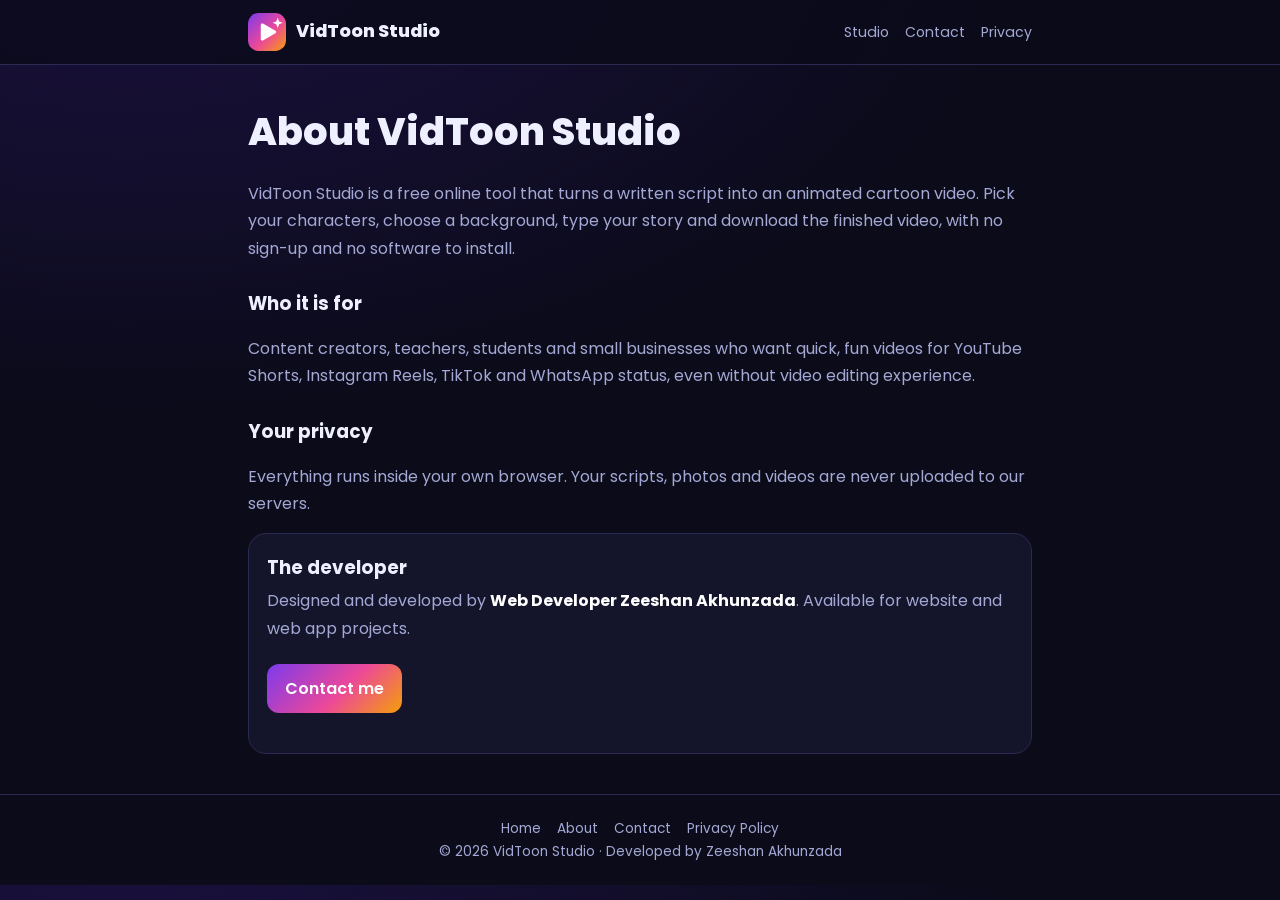
<file: about.html>
<!doctype html>
<html lang="en"><head><meta charset="utf-8"><meta name="viewport" content="width=device-width,initial-scale=1">
<title>About – VidToon Studio</title>
<meta name="description" content="About VidToon Studio, a free script to cartoon video maker built by Zeeshan Akhunzada.">
<link href="https://fonts.googleapis.com/css2?family=Poppins:wght@400;600;800&display=swap" rel="stylesheet">
<link rel="stylesheet" href="pages.css"></head>
<body>
<header><div class="wrap nav">
<a class="brand" href="index.html"><svg viewBox="0 0 64 64"><defs><linearGradient id="g" x1="0" y1="0" x2="1" y2="1"><stop offset="0" stop-color="#7c3aed"/><stop offset=".55" stop-color="#ec4899"/><stop offset="1" stop-color="#f59e0b"/></linearGradient></defs><rect width="64" height="64" rx="18" fill="url(#g)"/><path d="M24 20 L45 32 L24 44 Z" fill="#fff" stroke="#fff" stroke-width="5" stroke-linejoin="round"/><path d="M50 8l2.4 6.2 6.2 2.4-6.2 2.4L50 25.2l-2.4-6.2-6.2-2.4 6.2-2.4z" fill="#fff"/></svg>VidToon Studio</a>
<nav><a href="index.html">Studio</a><a href="contact.html">Contact</a><a href="privacy.html">Privacy</a></nav></div></header>
<main class="wrap">
<h1>About VidToon Studio</h1>
<p>VidToon Studio is a free online tool that turns a written script into an animated cartoon video. Pick your characters, choose a background, type your story and download the finished video, with no sign-up and no software to install.</p>
<h2>Who it is for</h2>
<p>Content creators, teachers, students and small businesses who want quick, fun videos for YouTube Shorts, Instagram Reels, TikTok and WhatsApp status, even without video editing experience.</p>
<h2>Your privacy</h2>
<p>Everything runs inside your own browser. Your scripts, photos and videos are never uploaded to our servers.</p>
<div class="card">
<h2 style="margin-top:0">The developer</h2>
<p style="margin:0">Designed and developed by <b style="color:#fff">Web Developer Zeeshan Akhunzada</b>. Available for website and web app projects.</p>
<p><a class="btn p" href="contact.html">Contact me</a></p>
</div>
</main>
<footer><a href="index.html">Home</a><a href="about.html">About</a><a href="contact.html">Contact</a><a href="privacy.html">Privacy Policy</a><div>© 2026 VidToon Studio · Developed by Zeeshan Akhunzada</div></footer>
</body></html>
</file>
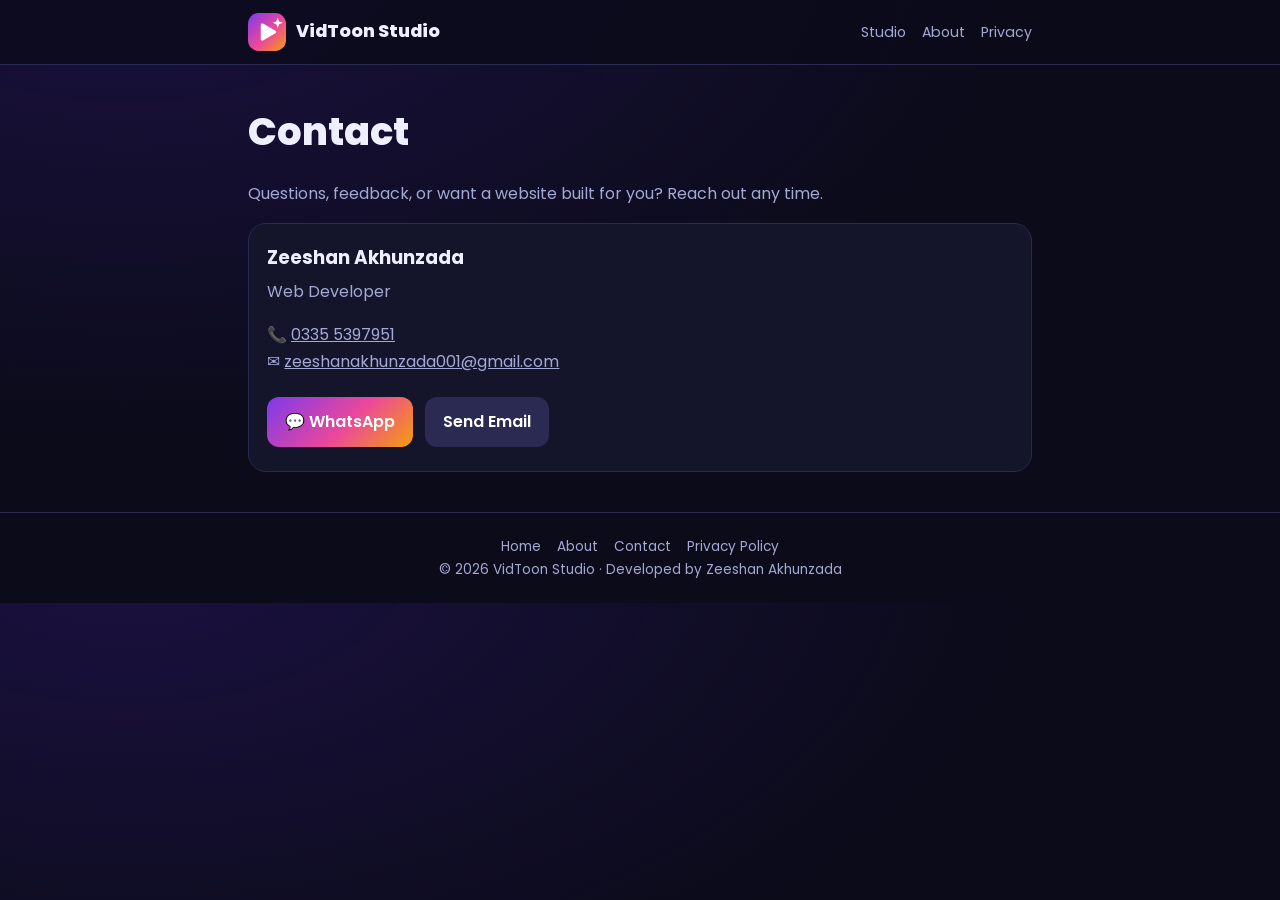
<file: contact.html>
<!doctype html>
<html lang="en"><head><meta charset="utf-8"><meta name="viewport" content="width=device-width,initial-scale=1">
<title>Contact – VidToon Studio</title>
<meta name="description" content="Contact Zeeshan Akhunzada, web developer and creator of VidToon Studio.">
<link href="https://fonts.googleapis.com/css2?family=Poppins:wght@400;600;800&display=swap" rel="stylesheet">
<link rel="stylesheet" href="pages.css"></head>
<body>
<header><div class="wrap nav">
<a class="brand" href="index.html"><svg viewBox="0 0 64 64"><defs><linearGradient id="g" x1="0" y1="0" x2="1" y2="1"><stop offset="0" stop-color="#7c3aed"/><stop offset=".55" stop-color="#ec4899"/><stop offset="1" stop-color="#f59e0b"/></linearGradient></defs><rect width="64" height="64" rx="18" fill="url(#g)"/><path d="M24 20 L45 32 L24 44 Z" fill="#fff" stroke="#fff" stroke-width="5" stroke-linejoin="round"/><path d="M50 8l2.4 6.2 6.2 2.4-6.2 2.4L50 25.2l-2.4-6.2-6.2-2.4 6.2-2.4z" fill="#fff"/></svg>VidToon Studio</a>
<nav><a href="index.html">Studio</a><a href="about.html">About</a><a href="privacy.html">Privacy</a></nav></div></header>
<main class="wrap">
<h1>Contact</h1>
<p>Questions, feedback, or want a website built for you? Reach out any time.</p>
<div class="card">
<h2 style="margin-top:0">Zeeshan Akhunzada</h2>
<p style="margin:0">Web Developer</p>
<p>📞 <a href="tel:+923355397951">0335 5397951</a><br>✉️ <a href="mailto:zeeshanakhunzada001@gmail.com">zeeshanakhunzada001@gmail.com</a></p>
<a class="btn p" href="https://wa.me/923355397951?text=Hello%20Zeeshan" target="_blank" rel="noopener">💬 WhatsApp</a>
<a class="btn" href="mailto:zeeshanakhunzada001@gmail.com">Send Email</a>
</div>
</main>
<footer><a href="index.html">Home</a><a href="about.html">About</a><a href="contact.html">Contact</a><a href="privacy.html">Privacy Policy</a><div>© 2026 VidToon Studio · Developed by Zeeshan Akhunzada</div></footer>
</body></html>
</file>
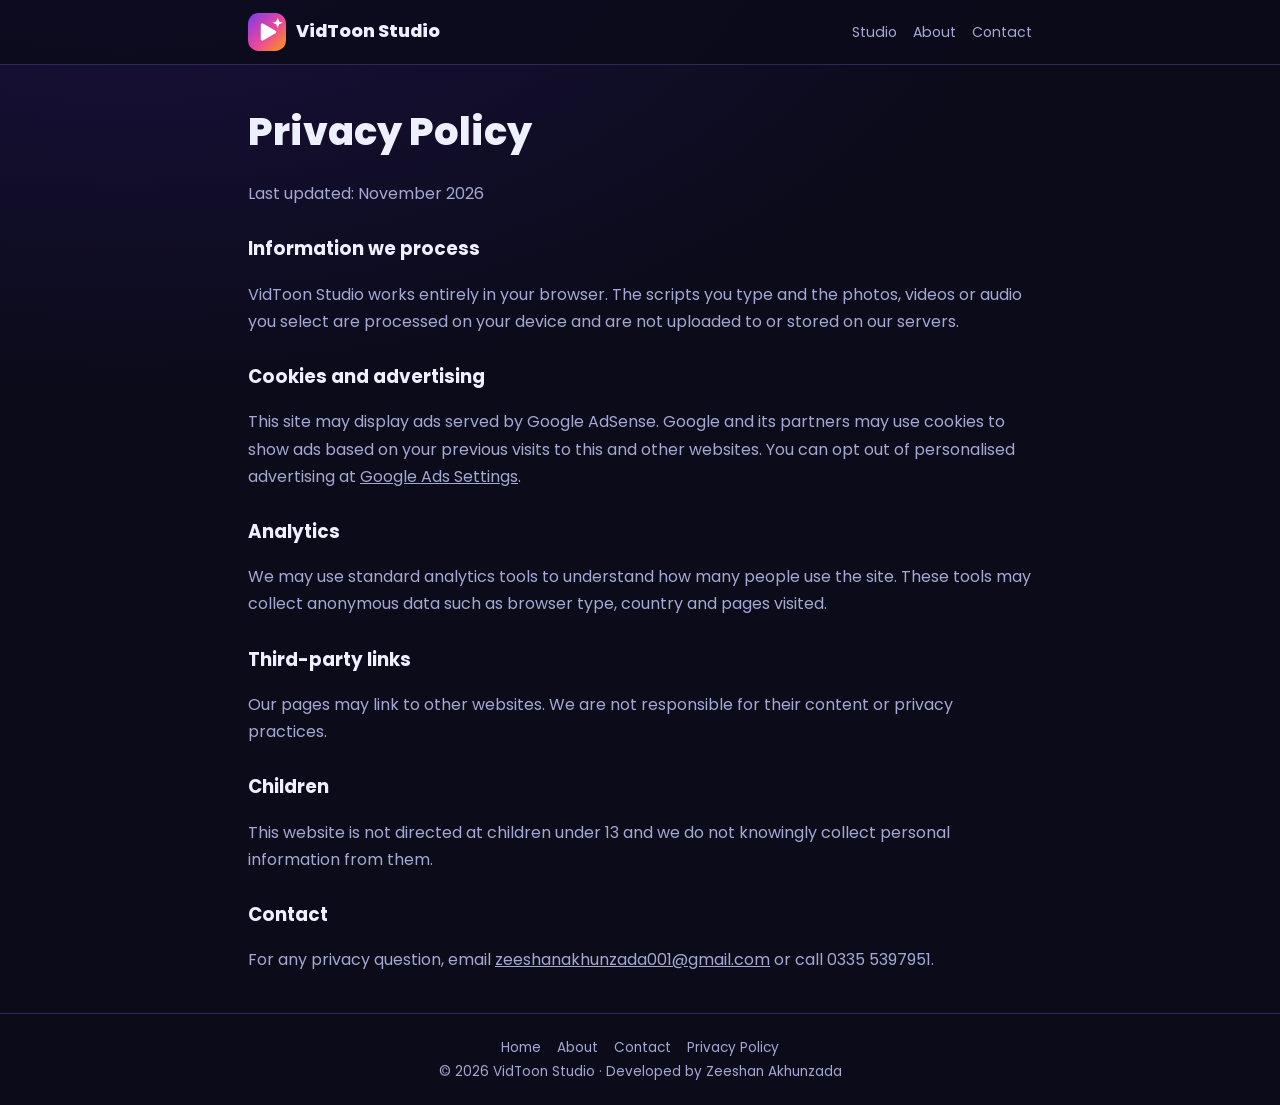
<file: privacy.html>
<!doctype html>
<html lang="en"><head><meta charset="utf-8"><meta name="viewport" content="width=device-width,initial-scale=1">
<title>Privacy Policy – VidToon Studio</title>
<meta name="description" content="Privacy policy for VidToon Studio.">
<link href="https://fonts.googleapis.com/css2?family=Poppins:wght@400;600;800&display=swap" rel="stylesheet">
<link rel="stylesheet" href="pages.css"></head>
<body>
<header><div class="wrap nav">
<a class="brand" href="index.html"><svg viewBox="0 0 64 64"><defs><linearGradient id="g" x1="0" y1="0" x2="1" y2="1"><stop offset="0" stop-color="#7c3aed"/><stop offset=".55" stop-color="#ec4899"/><stop offset="1" stop-color="#f59e0b"/></linearGradient></defs><rect width="64" height="64" rx="18" fill="url(#g)"/><path d="M24 20 L45 32 L24 44 Z" fill="#fff" stroke="#fff" stroke-width="5" stroke-linejoin="round"/><path d="M50 8l2.4 6.2 6.2 2.4-6.2 2.4L50 25.2l-2.4-6.2-6.2-2.4 6.2-2.4z" fill="#fff"/></svg>VidToon Studio</a>
<nav><a href="index.html">Studio</a><a href="about.html">About</a><a href="contact.html">Contact</a></nav></div></header>
<main class="wrap">
<h1>Privacy Policy</h1>
<p>Last updated: November 2026</p>
<h2>Information we process</h2>
<p>VidToon Studio works entirely in your browser. The scripts you type and the photos, videos or audio you select are processed on your device and are not uploaded to or stored on our servers.</p>
<h2>Cookies and advertising</h2>
<p>This site may display ads served by Google AdSense. Google and its partners may use cookies to show ads based on your previous visits to this and other websites. You can opt out of personalised advertising at <a href="https://www.google.com/settings/ads" rel="noopener">Google Ads Settings</a>.</p>
<h2>Analytics</h2>
<p>We may use standard analytics tools to understand how many people use the site. These tools may collect anonymous data such as browser type, country and pages visited.</p>
<h2>Third-party links</h2>
<p>Our pages may link to other websites. We are not responsible for their content or privacy practices.</p>
<h2>Children</h2>
<p>This website is not directed at children under 13 and we do not knowingly collect personal information from them.</p>
<h2>Contact</h2>
<p>For any privacy question, email <a href="mailto:zeeshanakhunzada001@gmail.com">zeeshanakhunzada001@gmail.com</a> or call 0335 5397951.</p>
</main>
<footer><a href="index.html">Home</a><a href="about.html">About</a><a href="contact.html">Contact</a><a href="privacy.html">Privacy Policy</a><div>© 2026 VidToon Studio · Developed by Zeeshan Akhunzada</div></footer>
</body></html>
</file>
<file: pages.css>
:root{--bg:#0b0b1a;--card:#14142b;--line:#2a2a52;--txt:#eef0ff;--mut:#a3a9d4;--g:linear-gradient(135deg,#7c3aed,#ec4899 55%,#f59e0b)}
*{box-sizing:border-box}
body{margin:0;font-family:Poppins,"Segoe UI",system-ui,sans-serif;background:radial-gradient(900px 500px at 10% -10%,#3b1d8f55,transparent),var(--bg);color:var(--txt);line-height:1.7}
a{color:inherit}
.wrap{max-width:820px;margin:auto;padding:0 18px}
header{border-bottom:1px solid var(--line);background:#0b0b1acc}
.nav{display:flex;align-items:center;justify-content:space-between;height:64px}
.brand{display:flex;align-items:center;gap:10px;text-decoration:none;font-weight:800;font-size:1.1rem}
.brand svg{width:38px;height:38px}
nav a{margin-left:16px;text-decoration:none;color:var(--mut);font-size:.88rem}
h1{font-size:clamp(1.7rem,5vw,2.4rem);margin:34px 0 10px;font-weight:800}
h2{font-size:1.15rem;margin:26px 0 4px}
p,li{color:var(--mut)}
.card{background:var(--card);border:1px solid var(--line);border-radius:18px;padding:18px;margin:16px 0}
.btn{display:inline-block;margin:6px 8px 6px 0;padding:11px 18px;border-radius:12px;color:#fff;text-decoration:none;font-weight:600;background:#2a2a52}
.btn.p{background:var(--g)}
footer{border-top:1px solid var(--line);margin-top:40px;padding:22px 0;color:var(--mut);font-size:.85rem;text-align:center}
footer a{margin:0 8px;text-decoration:none}
</file>
